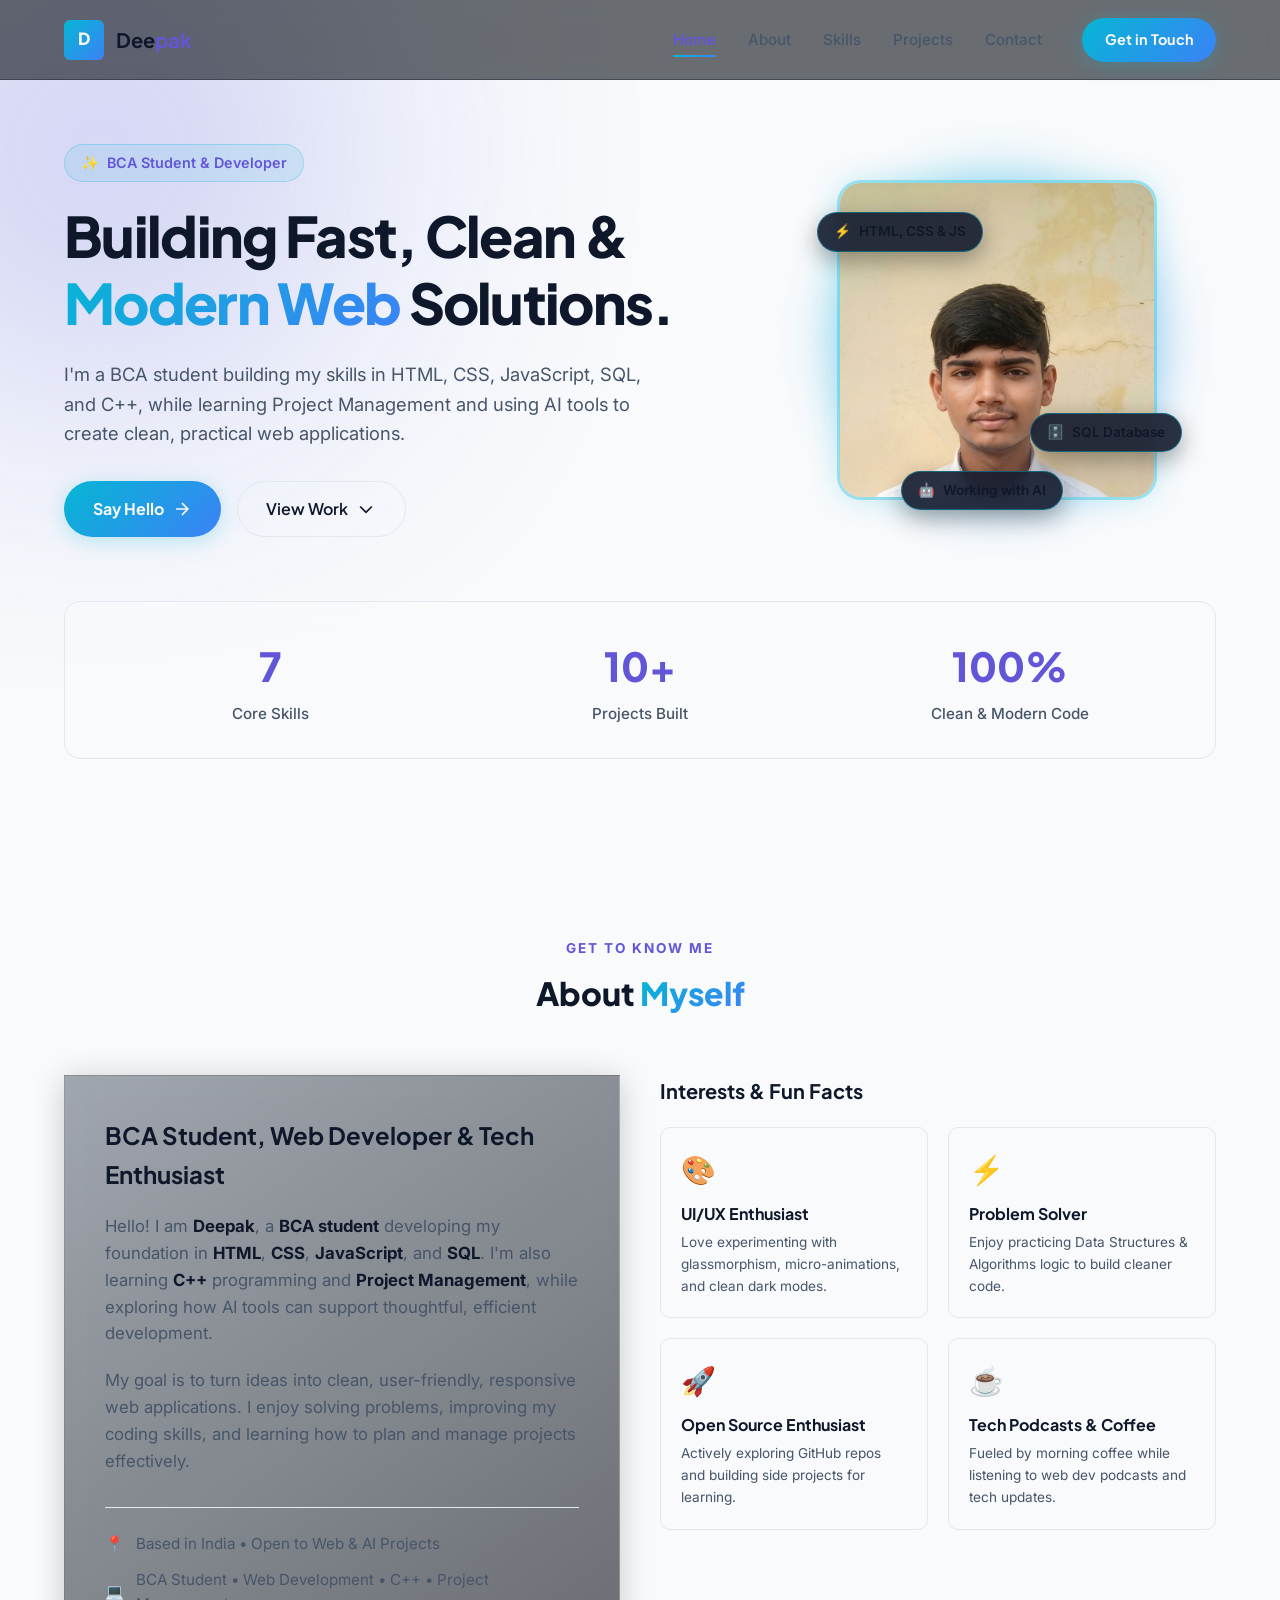
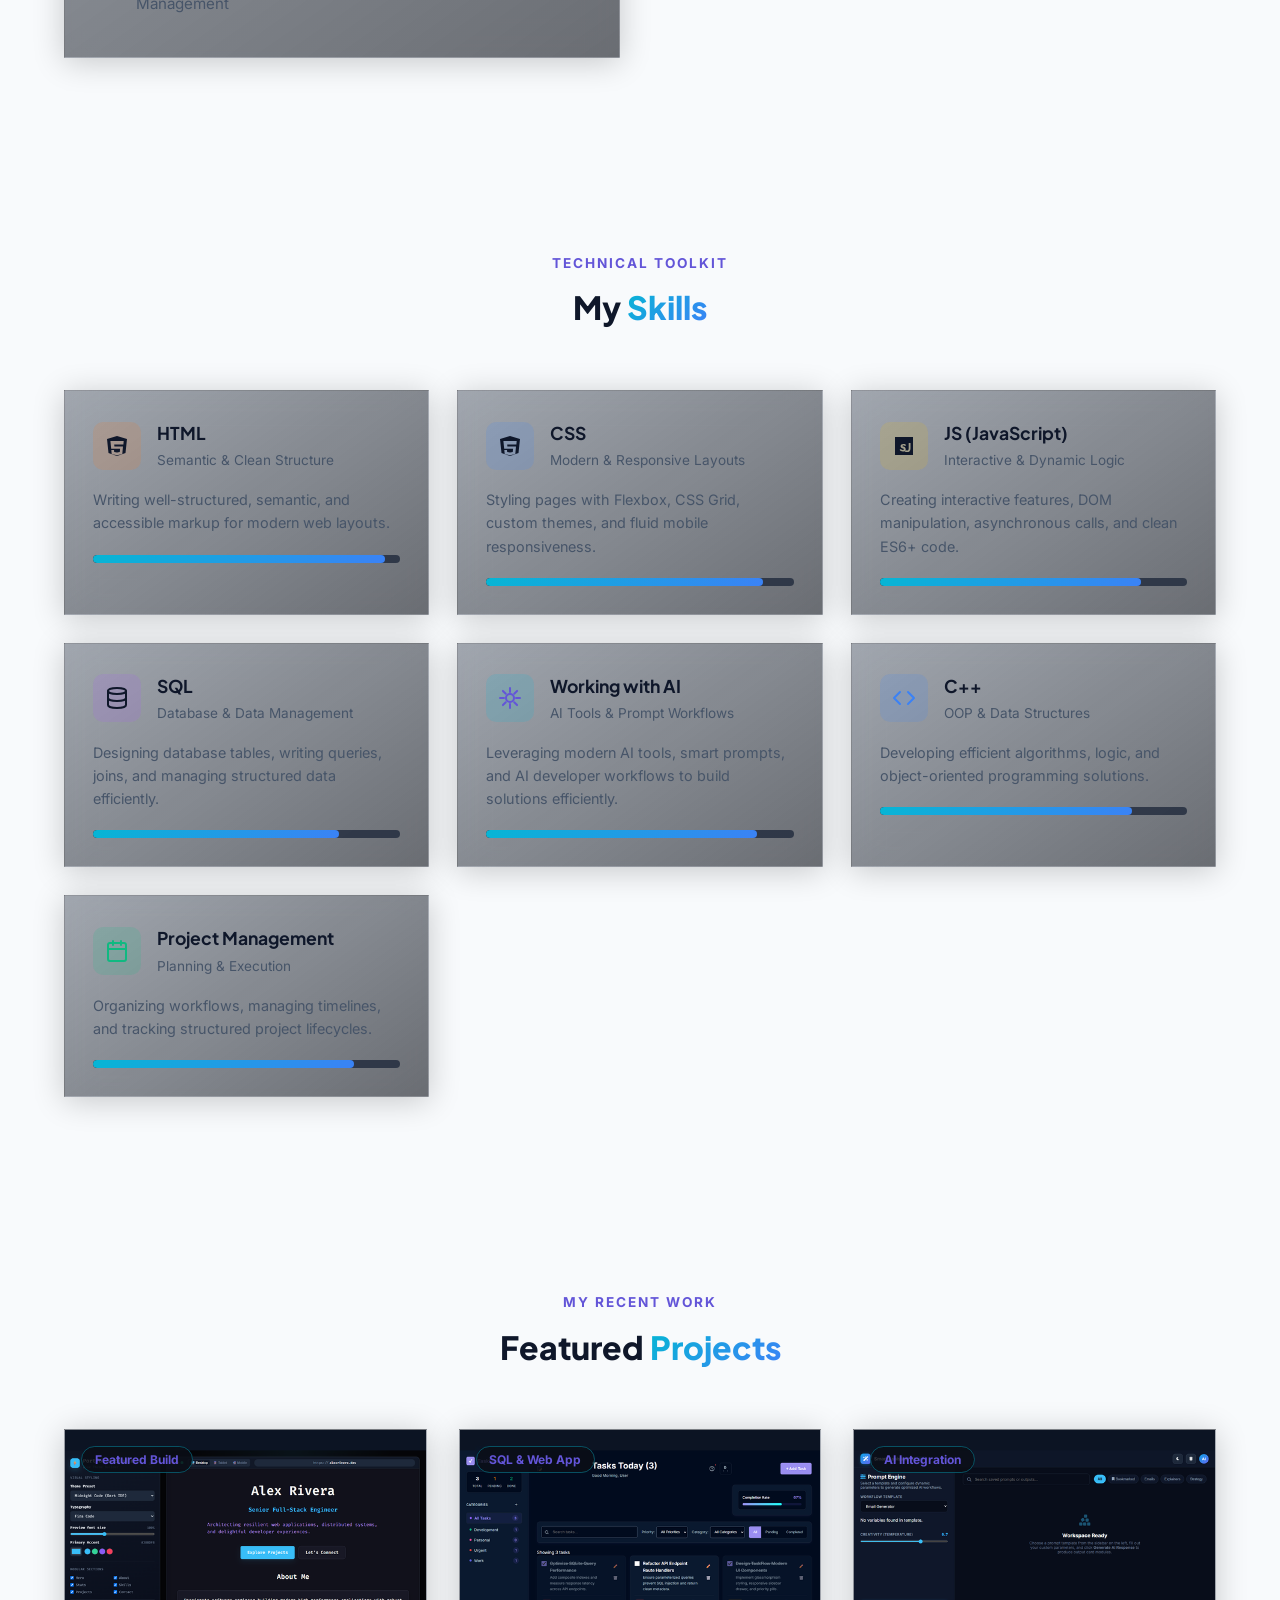
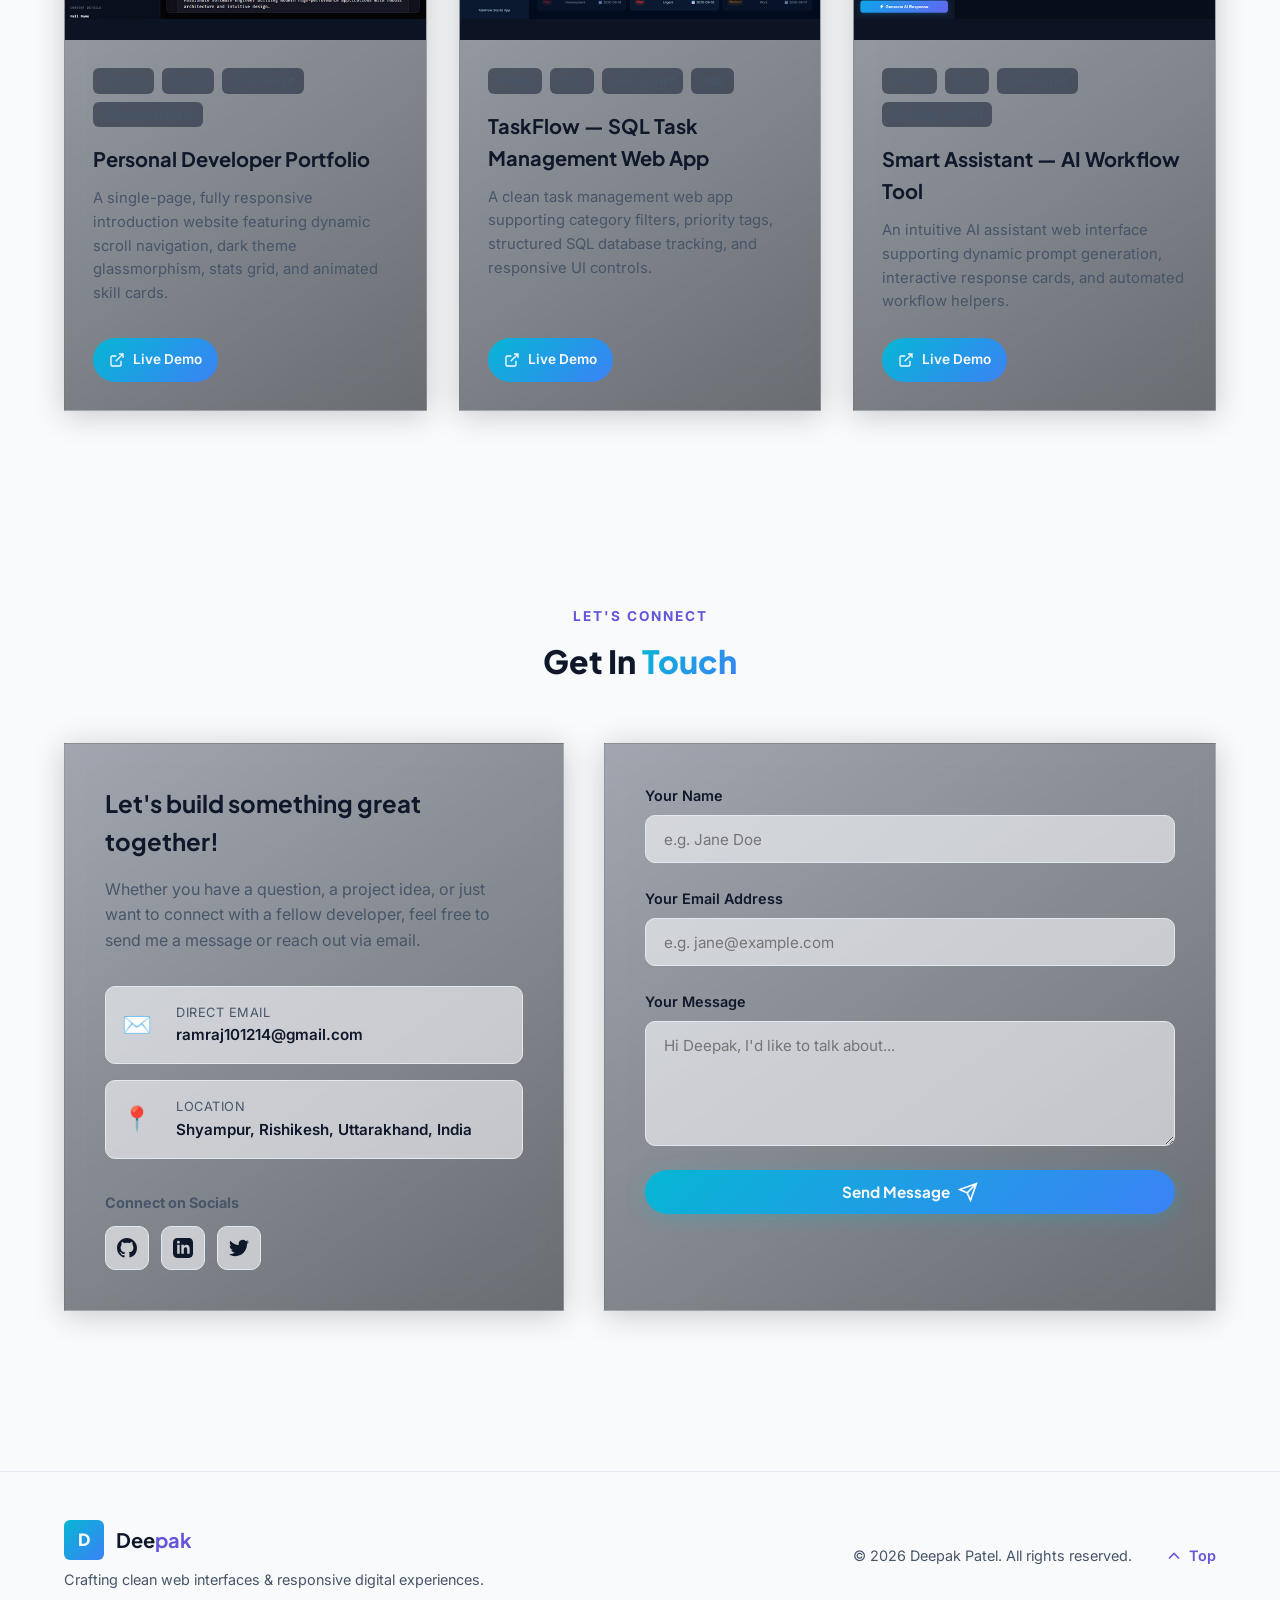
<file: index.html>
<!DOCTYPE html>
<html lang="en" data-theme="dark">

<head>
  <meta charset="UTF-8" />
  <meta name="viewport" content="width=device-width, initial-scale=1.0, maximum-scale=5.0" />
  <meta name="theme-color" content="#0b0f17" />
  <meta name="apple-mobile-web-app-capable" content="yes" />
  <meta name="apple-mobile-web-app-status-bar-style" content="black-translucent" />
  <title>Deepak Patel | BCA Student, Web Developer & Tech Enthusiast</title>
  <meta name="description"
    content="Personal portfolio of Deepak Patel, a BCA student and web developer learning HTML, CSS, JavaScript, SQL, C++, and Project Management." />

  <!-- Google Fonts: Plus Jakarta Sans for Headings & Inter for Body -->
  <link rel="preconnect" href="https://fonts.googleapis.com" />
  <link rel="preconnect" href="https://fonts.gstatic.com" crossorigin />
  <link
    href="https://fonts.googleapis.com/css2?family=Inter:wght@300;400;500;600;700&family=Plus+Jakarta+Sans:wght@500;600;700;800&display=swap"
    rel="stylesheet" />

  <!-- Canonical -->
  <link rel="canonical" href="https://ramraj101214-ui.github.io/introduction-website/" />

  <!-- Open Graph -->
  <meta property="og:type" content="website" />
  <meta property="og:title" content="Deepak Patel | BCA Student, Web Developer & Tech Enthusiast" />
  <meta property="og:description"
    content="Personal portfolio of Deepak Patel, a BCA student and web developer learning HTML, CSS, JavaScript, SQL, C++, and Project Management." />
  <meta property="og:image" content="https://ramraj101214-ui.github.io/introduction-website/assets/hero-avatar.png" />
  <meta property="og:url" content="https://ramraj101214-ui.github.io/introduction-website/" />

  <!-- Twitter Card -->
  <meta name="twitter:card" content="summary_large_image" />
  <meta name="twitter:title" content="Deepak Patel | BCA Student, Web Developer & Tech Enthusiast" />
  <meta name="twitter:description"
    content="Personal portfolio of Deepak Patel, a BCA student and web developer learning HTML, CSS, JavaScript, SQL, C++, and Project Management." />
  <meta name="twitter:image" content="https://ramraj101214-ui.github.io/introduction-website/assets/hero-avatar.png" />
  <meta name="twitter:site" content="@Deepak28574734" />
  <meta name="twitter:creator" content="@Deepak28574734" />

  <!-- Structured Data: Person -->
  <script type="application/ld+json">
  {
    "@context": "https://schema.org",
    "@type": "Person",
    "name": "Deepak Patel",
    "jobTitle": "BCA Student & Web Developer",
    "url": "https://ramraj101214-ui.github.io/introduction-website/",
    "sameAs": [
      "https://github.com/ramraj101214-ui",
      "https://www.linkedin.com/in/deepak-patel-a9b504320/",
      "https://x.com/Deepak28574734"
    ],
    "knowsAbout": ["Bachelor of Computer Applications (BCA)", "HTML", "CSS", "JavaScript", "SQL", "C++", "Project Management", "AI-assisted development"]
  }
  </script>

  <!-- Favicon -->
  <link rel="icon" type="image/svg+xml"
    href="data:image/svg+xml,<svg xmlns='http://www.w3.org/2000/svg' viewBox='0 0 100 100'><rect width='100' height='100' rx='20' fill='%2306b6d4'/><text x='50' y='65' font-size='60' font-weight='800' fill='%230b0f17' text-anchor='middle' font-family='sans-serif'>D</text></svg>" />

  <!-- External Stylesheet -->
  <link rel="stylesheet" href="style.css" />
</head>

<body>

  <!-- Background Glowing Orbs -->
  <div class="bg-glow glow-1" aria-hidden="true"></div>
  <div class="bg-glow glow-2" aria-hidden="true"></div>

  <!-- Section 1 — Navigation Bar -->
  <header class="navbar-header" id="navbar">
    <div class="container nav-container">
      <!-- Left: Logo Mark + Name -->
      <a href="#hero" class="nav-logo" aria-label="Deepak Home">
        <span class="logo-badge">D</span>
        <span class="logo-name">Dee<span class="text-accent">pak</span></span>
      </a>

      <!-- Center & Right Nav Links -->
      <nav class="nav-menu" id="navMenu">
        <ul class="nav-list">
          <li class="nav-item"><a href="#hero" class="nav-link active">Home</a></li>
          <li class="nav-item"><a href="#about" class="nav-link">About</a></li>
          <li class="nav-item"><a href="#skills" class="nav-link">Skills</a></li>
          <li class="nav-item"><a href="#projects" class="nav-link">Projects</a></li>
          <li class="nav-item"><a href="#contact" class="nav-link">Contact</a></li>
        </ul>
        <a href="#contact" class="btn btn-primary nav-cta">Get in Touch</a>
      </nav>

      <!-- Mobile Hamburger Button -->
      <button class="hamburger-btn" id="hamburgerBtn" aria-label="Toggle navigation menu" aria-expanded="false"
        aria-controls="navMenu">
        <span class="bar"></span>
        <span class="bar"></span>
        <span class="bar"></span>
      </button>
    </div>
  </header>

  <!-- Navigation Mobile Backdrop Overlay -->
  <div class="nav-overlay" id="navOverlay" aria-hidden="true"></div>

  <main>
    <!-- Section 2 — Hero Section -->
    <section class="hero-section" id="hero">
      <div class="container hero-container">
        <!-- Left Column: Content & CTAs -->
        <div class="hero-content">
          <div class="hero-eyebrow">
            <span class="sparkle-icon">✨</span> BCA Student & Developer
          </div>
          <h1 class="hero-title">
            Building Fast, Clean & <span class="gradient-text">Modern Web</span> Solutions.
          </h1>
          <p class="hero-description">
            I'm a BCA student building my skills in HTML, CSS, JavaScript, SQL, and C++, while learning Project
            Management and using AI tools to create clean, practical web applications.
          </p>
          <div class="hero-actions">
            <a href="#contact" class="btn btn-primary btn-lg">
              Say Hello
              <svg class="btn-icon" width="20" height="20" viewBox="0 0 24 24" fill="none" stroke="currentColor"
                stroke-width="2">
                <path d="M5 12h14M12 5l7 7-7 7" />
              </svg>
            </a>
            <a href="#projects" class="btn btn-outline btn-lg">
              View Work
              <svg class="btn-icon" width="20" height="20" viewBox="0 0 24 24" fill="none" stroke="currentColor"
                stroke-width="2">
                <path d="M19 9l-7 7-7-7" />
              </svg>
            </a>
          </div>
        </div>

        <!-- Right Column: Avatar Photo & Visual Float Cards -->
        <div class="hero-visual">
          <div class="avatar-frame">
            <img src="assets/hero-avatar.png" alt="Deepak Avatar" class="avatar-img" loading="lazy" decoding="async" />
            <div class="avatar-glow"></div>

            <!-- Floating Tech Badges -->
            <div class="float-badge badge-js">
              <span class="badge-icon">⚡</span>
              <span>HTML, CSS & JS</span>
            </div>
            <div class="float-badge badge-css">
              <span class="badge-icon">🗄️</span>
              <span>SQL Database</span>
            </div>
            <div class="float-badge badge-bca">
              <span class="badge-icon">🤖</span>
              <span>Working with AI</span>
            </div>
          </div>
        </div>
      </div>

      <!-- Hero Stats Row (Below Both Columns) -->
      <div class="container">
        <div class="stats-grid">
          <div class="stat-card">
            <div class="stat-number" data-target="7" data-suffix="">0</div>
            <div class="stat-label">Core Skills</div>
          </div>
          <div class="stat-card">
            <div class="stat-number" data-target="10" data-suffix="+">0</div>
            <div class="stat-label">Projects Built</div>
          </div>
          <div class="stat-card">
            <div class="stat-number" data-target="100" data-suffix="%">0</div>
            <div class="stat-label">Clean & Modern Code</div>
          </div>
        </div>
      </div>
    </section>

    <!-- Section 3 — About Section -->
    <section class="about-section section-padding" id="about">
      <div class="container">
        <div class="section-header">
          <span class="section-subtitle">Get to Know Me</span>
          <h2 class="section-title">About <span class="gradient-text">Myself</span></h2>
        </div>

        <div class="about-grid">
          <!-- Left: Main Bio Card -->
          <div class="about-bio-card glass-card">
            <h3 class="about-heading">BCA Student, Web Developer & Tech Enthusiast</h3>
            <p class="about-text">
              Hello! I am <strong>Deepak</strong>, a <strong>BCA student</strong> developing my foundation in
              <strong>HTML</strong>, <strong>CSS</strong>, <strong>JavaScript</strong>, and <strong>SQL</strong>. I'm also
              learning <strong>C++</strong> programming and <strong>Project Management</strong>, while exploring how AI
              tools can support thoughtful, efficient development.
            </p>
            <p class="about-text">
              My goal is to turn ideas into clean, user-friendly, responsive web applications. I enjoy solving problems,
              improving my coding skills, and learning how to plan and manage projects effectively.
            </p>

            <div class="about-meta">
              <div class="meta-item">
                <span class="meta-icon">📍</span>
                <span>Based in India • Open to Web & AI Projects</span>
              </div>
              <div class="meta-item">
                <span class="meta-icon">💻</span>
                <span>BCA Student • Web Development • C++ • Project Management</span>
              </div>
            </div>
          </div>

          <!-- Right: Personality & Fun Facts Grid -->
          <div class="about-facts-container">
            <h3 class="subheading">Interests & Fun Facts</h3>
            <div class="facts-grid">
              <div class="fact-card">
                <div class="fact-icon">🎨</div>
                <div class="fact-title">UI/UX Enthusiast</div>
                <div class="fact-desc">Love experimenting with glassmorphism, micro-animations, and clean dark modes.
                </div>
              </div>
              <div class="fact-card">
                <div class="fact-icon">⚡</div>
                <div class="fact-title">Problem Solver</div>
                <div class="fact-desc">Enjoy practicing Data Structures & Algorithms logic to build cleaner code.</div>
              </div>
              <div class="fact-card">
                <div class="fact-icon">🚀</div>
                <div class="fact-title">Open Source Enthusiast</div>
                <div class="fact-desc">Actively exploring GitHub repos and building side projects for learning.</div>
              </div>
              <div class="fact-card">
                <div class="fact-icon">☕</div>
                <div class="fact-title">Tech Podcasts & Coffee</div>
                <div class="fact-desc">Fueled by morning coffee while listening to web dev podcasts and tech updates.
                </div>
              </div>
            </div>
          </div>
        </div>
      </div>
    </section>

    <!-- Section 4 — Skills Section -->
    <section class="skills-section section-padding" id="skills">
      <div class="container">
        <div class="section-header">
          <span class="section-subtitle">Technical Toolkit</span>
          <h2 class="section-title">My <span class="gradient-text">Skills</span></h2>
        </div>

        <div class="skills-grid">
          <!-- Skill Card 1: HTML -->
          <div class="skill-card glass-card">
            <div class="skill-head">
              <div class="skill-icon-wrapper html-icon">
                <svg width="24" height="24" viewBox="0 0 24 24" fill="currentColor">
                  <path
                    d="M12 2L2 5l1.5 14L12 22l8.5-3L22 5L12 2zm6.7 5l-.3 3.5H9.2l.2 2H18l-.7 7.5L12 21.2l-5.3-1.2-.4-4H9l.2 2 2.8.6 2.8-.6.3-3.3H6.2L5.4 7h13.3z" />
                </svg>
              </div>
              <div class="skill-info">
                <h3 class="skill-name">HTML</h3>
                <span class="skill-level">Semantic & Clean Structure</span>
              </div>
            </div>
            <p class="skill-desc">Writing well-structured, semantic, and accessible markup for modern web layouts.</p>
            <div class="progress-bar-bg">
              <div class="progress-bar-fill" data-progress="95%" style="width: 0%;"></div>
            </div>
          </div>

          <!-- Skill Card 2: CSS -->
          <div class="skill-card glass-card">
            <div class="skill-head">
              <div class="skill-icon-wrapper css-icon">
                <svg width="24" height="24" viewBox="0 0 24 24" fill="currentColor">
                  <path
                    d="M12 2L2 5l1.5 14L12 22l8.5-3L22 5L12 2zm6.7 5l-.3 3.5H9.2l.2 2H18l-.7 7.5L12 21.2l-5.3-1.2-.4-4H9l.2 2 2.8.6 2.8-.6.3-3.3H6.2L5.4 7h13.3z" />
                </svg>
              </div>
              <div class="skill-info">
                <h3 class="skill-name">CSS</h3>
                <span class="skill-level">Modern & Responsive Layouts</span>
              </div>
            </div>
            <p class="skill-desc">Styling pages with Flexbox, CSS Grid, custom themes, and fluid mobile responsiveness.
            </p>
            <div class="progress-bar-bg">
              <div class="progress-bar-fill" data-progress="90%" style="width: 0%;"></div>
            </div>
          </div>

          <!-- Skill Card 3: JS -->
          <div class="skill-card glass-card">
            <div class="skill-head">
              <div class="skill-icon-wrapper js-icon">
                <svg width="24" height="24" viewBox="0 0 24 24" fill="currentColor">
                  <path
                    d="M3 3h18v18H3V3zm10.5 11.5c0-.8-.5-1.3-1.6-1.7l-.6-.2c-.6-.2-.8-.4-.8-.7 0-.4.3-.6.9-.6.7 0 1.2.3 1.5.8l1.3-.9c-.5-.8-1.4-1.3-2.8-1.3-1.7 0-2.8.9-2.8 2.3 0 1.1.7 1.7 1.8 2.1l.6.2c.7.2.9.5.9.8 0 .5-.5.7-1.1.7-.9 0-1.5-.4-1.9-1.1l-1.3.9c.6 1.1 1.7 1.7 3.2 1.7 1.9 0 3-1 3-2.6zm5 0V9h-1.8v5.6c0 1.4-.7 2-1.9 2-.5 0-1.1-.2-1.4-.5l-.6 1.3c.6.5 1.4.7 2.3.7 2.2 0 3.4-1.1 3.4-3.6z" />
                </svg>
              </div>
              <div class="skill-info">
                <h3 class="skill-name">JS (JavaScript)</h3>
                <span class="skill-level">Interactive & Dynamic Logic</span>
              </div>
            </div>
            <p class="skill-desc">Creating interactive features, DOM manipulation, asynchronous calls, and clean ES6+
              code.</p>
            <div class="progress-bar-bg">
              <div class="progress-bar-fill" data-progress="85%" style="width: 0%;"></div>
            </div>
          </div>

          <!-- Skill Card 4: SQL -->
          <div class="skill-card glass-card">
            <div class="skill-head">
              <div class="skill-icon-wrapper sql-icon">
                <svg width="24" height="24" viewBox="0 0 24 24" fill="none" stroke="currentColor" stroke-width="2"
                  stroke-linecap="round" stroke-linejoin="round">
                  <ellipse cx="12" cy="5" rx="9" ry="3"></ellipse>
                  <path d="M21 12c0 1.66-4 3-9 3s-9-1.34-9-3"></path>
                  <path d="M3 5v14c0 1.66 4 3 9 3s9-1.34 9-3V5"></path>
                </svg>
              </div>
              <div class="skill-info">
                <h3 class="skill-name">SQL</h3>
                <span class="skill-level">Database & Data Management</span>
              </div>
            </div>
            <p class="skill-desc">Designing database tables, writing queries, joins, and managing structured data
              efficiently.</p>
            <div class="progress-bar-bg">
              <div class="progress-bar-fill" data-progress="80%" style="width: 0%;"></div>
            </div>
          </div>

          <!-- Skill Card 5: Working with AI -->
          <div class="skill-card glass-card">
            <div class="skill-head">
              <div class="skill-icon-wrapper ai-icon" aria-hidden="true">
                <svg width="24" height="24" viewBox="0 0 24 24" fill="none" stroke="currentColor" stroke-width="2"
                  stroke-linecap="round" stroke-linejoin="round">
                  <path d="M12 2v4M12 18v4M4.93 4.93l2.83 2.83M16.24 16.24l2.83 2.83M2 12h4M18 12h4M4.93 19.07l2.83-2.83M16.24 7.76l2.83-2.83"></path>
                  <circle cx="12" cy="12" r="4"></circle>
                </svg>
              </div>
              <div class="skill-info">
                <h3 class="skill-name">Working with AI</h3>
                <span class="skill-level">AI Tools &amp; Prompt Workflows</span>
              </div>
            </div>
            <p class="skill-desc">Leveraging modern AI tools, smart prompts, and AI developer workflows to build solutions efficiently.</p>
            <div class="progress-bar-bg" role="progressbar" aria-label="Working with AI skill level" aria-valuemin="0" aria-valuemax="100" aria-valuenow="88">
              <div class="progress-bar-fill" data-progress="88%" style="width: 0%;"></div>
            </div>
          </div>

          <!-- Skill Card 6: C++ -->
          <div class="skill-card glass-card">
            <div class="skill-head">
              <div class="skill-icon-wrapper cpp-icon" aria-hidden="true">
                <svg width="24" height="24" viewBox="0 0 24 24" fill="none" stroke="currentColor" stroke-width="2" stroke-linecap="round" stroke-linejoin="round">
                  <polyline points="16 18 22 12 16 6"></polyline>
                  <polyline points="8 6 2 12 8 18"></polyline>
                </svg>
              </div>
              <div class="skill-info">
                <h3 class="skill-name">C++</h3>
                <span class="skill-level">OOP &amp; Data Structures</span>
              </div>
            </div>
            <p class="skill-desc">Developing efficient algorithms, logic, and object-oriented programming solutions.</p>
            <div class="progress-bar-bg" role="progressbar" aria-label="C++ skill level" aria-valuemin="0" aria-valuemax="100" aria-valuenow="82">
              <div class="progress-bar-fill" data-progress="82%" style="width: 0%;"></div>
            </div>
          </div>

          <!-- Skill Card 7: Project Management -->
          <div class="skill-card glass-card">
            <div class="skill-head">
              <div class="skill-icon-wrapper pm-icon" aria-hidden="true">
                <svg width="24" height="24" viewBox="0 0 24 24" fill="none" stroke="currentColor" stroke-width="2" stroke-linecap="round" stroke-linejoin="round">
                  <rect x="3" y="4" width="18" height="18" rx="2" ry="2"></rect>
                  <line x1="16" y1="2" x2="16" y2="6"></line>
                  <line x1="8" y1="2" x2="8" y2="6"></line>
                  <line x1="3" y1="10" x2="21" y2="10"></line>
                </svg>
              </div>
              <div class="skill-info">
                <h3 class="skill-name">Project Management</h3>
                <span class="skill-level">Planning &amp; Execution</span>
              </div>
            </div>
            <p class="skill-desc">Organizing workflows, managing timelines, and tracking structured project lifecycles.</p>
            <div class="progress-bar-bg" role="progressbar" aria-label="Project Management skill level" aria-valuemin="0" aria-valuemax="100" aria-valuenow="85">
              <div class="progress-bar-fill" data-progress="85%" style="width: 0%;"></div>
            </div>
          </div>
        </div>
      </div>
    </section>

    <!-- Section 5 — Projects Section -->
    <section class="projects-section section-padding" id="projects">
      <div class="container">
        <div class="section-header">
          <span class="section-subtitle">My Recent Work</span>
          <h2 class="section-title">Featured <span class="gradient-text">Projects</span></h2>
        </div>

        <div class="projects-grid">
          <!-- Project Card 1: Personal Portfolio Website -->
          <article class="project-card glass-card">
            <div class="project-img-wrapper">
              <img src="assets/Personal Developer Portfolio.png" alt=" Portfolio Website" class="project-img" loading="lazy" decoding="async" />
              <div class="project-overlay">
                <span class="overlay-tag">Featured Build</span>
              </div>
            </div>
            <div class="project-content">
              <div class="project-tags">
                <span class="tech-tag">HTML5</span>
                <span class="tech-tag">CSS3</span>
                <span class="tech-tag">JavaScript</span>
                <span class="tech-tag">Glassmorphism</span>
              </div>
              <h3 class="project-title">Personal Developer Portfolio</h3>
              <p class="project-description">
                A single-page, fully responsive introduction website featuring dynamic scroll navigation, dark theme
                glassmorphism, stats grid, and animated skill cards.
              </p>
              <div class="project-links">
                <a href="https://astonishing-scone-81836d.netlify.app/" target="_blank" rel="noopener noreferrer"
                  class="project-btn primary-project-btn" aria-label="Open Personal Developer Portfolio live demo in a new tab">
                  <svg width="16" height="16" viewBox="0 0 24 24" fill="none" stroke="currentColor" stroke-width="2" aria-hidden="true">
                    <path d="M18 13v6a2 2 0 01-2 2H5a2 2 0 01-2-2V8a2 2 0 012-2h6M15 3h6v6M10 14L21 3" />
                  </svg>
                  Live Demo
                </a>
              </div>
            </div>
          </article>

          <!-- Project Card 2: Smart Task & SQL Manager -->
          <article class="project-card glass-card">
            <div class="project-img-wrapper">
              <img src="assets/TaskFlow — SQL Task Management Web App.png" alt=" Task Manager " class="project-img" loading="lazy" decoding="async" />
              <div class="project-overlay">
                <span class="overlay-tag">SQL & Web App</span>
              </div>
            </div>
            <div class="project-content">
              <div class="project-tags">
                <span class="tech-tag">HTML</span>
                <span class="tech-tag">CSS</span>
                <span class="tech-tag">JavaScript</span>
                <span class="tech-tag">SQL</span>
              </div>
              <h3 class="project-title">TaskFlow — SQL Task Management Web App</h3>
              <p class="project-description">
                A clean task management web app supporting category filters, priority tags, structured SQL database
                tracking, and responsive UI controls.
              </p>
              <div class="project-links">
                <a href="https://taskflow-app-ado4.onrender.com/" target="_blank" rel="noopener noreferrer"
                  class="project-btn primary-project-btn" aria-label="Open TaskFlow live demo in a new tab">
                  <svg width="16" height="16" viewBox="0 0 24 24" fill="none" stroke="currentColor" stroke-width="2" aria-hidden="true">
                    <path d="M18 13v6a2 2 0 01-2 2H5a2 2 0 01-2-2V8a2 2 0 012-2h6M15 3h6v6M10 14L21 3" />
                  </svg>
                  Live Demo
                </a>
              </div>
            </div>
          </article>

          <!-- Project Card 3: AI-Powered Smart Assistant -->
          <article class="project-card glass-card">
            <div class="project-img-wrapper">
              <img src="assets/Smart Assistant — AI Workflow Tool.png" alt="AI Smart Assistant " class="project-img" loading="lazy" decoding="async" />
              <div class="project-overlay">
                <span class="overlay-tag">AI Integration</span>
              </div>
            </div>
            <div class="project-content">
              <div class="project-tags">
                <span class="tech-tag">HTML</span>
                <span class="tech-tag">CSS</span>
                <span class="tech-tag">JavaScript</span>
                <span class="tech-tag">Working with AI</span>
              </div>
              <h3 class="project-title">Smart Assistant — AI Workflow Tool</h3>
              <p class="project-description">
                An intuitive AI assistant web interface supporting dynamic prompt generation, interactive response
                cards, and automated workflow helpers.
              </p>
              <div class="project-links">
                <a href="https://ai-prompt-workflow.onrender.com/" target="_blank" rel="noopener noreferrer"
                  class="project-btn primary-project-btn" aria-label="Open Smart Assistant live demo in a new tab">
                  <svg width="16" height="16" viewBox="0 0 24 24" fill="none" stroke="currentColor" stroke-width="2" aria-hidden="true">
                    <path d="M18 13v6a2 2 0 01-2 2H5a2 2 0 01-2-2V8a2 2 0 012-2h6M15 3h6v6M10 14L21 3" />
                  </svg>
                  Live Demo
                </a>
              </div>
            </div>
          </article>
        </div>
      </div>
    </section>

    <!-- Section 6 — Contact Section -->
    <section class="contact-section section-padding" id="contact">
      <div class="container">
        <div class="section-header">
          <span class="section-subtitle">Let's Connect</span>
          <h2 class="section-title">Get In <span class="gradient-text">Touch</span></h2>
        </div>

        <div class="contact-grid">
          <!-- Left: Contact Details & Social Links -->
          <div class="contact-info glass-card">
            <h3 class="contact-heading">Let's build something great together!</h3>
            <p class="contact-text">
              Whether you have a question, a project idea, or just want to connect with a fellow developer, feel free to
              send me a message or reach out via email.
            </p>

            <div class="contact-methods">
              <a href="mailto:ramraj101214@gmail.com" class="contact-method-card">
                <div class="method-icon">✉️</div>
                <div class="method-details">
                  <span class="method-label">Direct Email</span>
                  <span class="method-value">ramraj101214@gmail.com</span>
                </div>
              </a>

              <div class="contact-method-card">
                <div class="method-icon">📍</div>
                <div class="method-details">
                  <span class="method-label">Location</span>
                  <span class="method-value">Shyampur, Rishikesh, Uttarakhand, India</span>
                </div>
              </div>
            </div>

            <!-- Social Links -->
            <div class="social-block">
              <h4 class="social-title">Connect on Socials</h4>
              <div class="social-links">
                <a href="https://github.com/ramraj101214-ui" target="_blank" rel="noopener noreferrer" class="social-btn"
                  aria-label="GitHub Profile">
                  <svg width="20" height="20" viewBox="0 0 24 24" fill="currentColor">
                    <path
                      d="M12 0C5.37 0 0 5.37 0 12c0 5.31 3.435 9.795 8.205 11.385.6.105.825-.255.825-.57 0-.285-.015-1.23-.015-2.235-3.015.555-3.795-.735-4.035-1.41-.135-.345-.72-1.41-1.23-1.695-.42-.225-1.02-.78-.015-.795.945-.015 1.62.87 1.845 1.23 1.08 1.815 2.805 1.305 3.495.99.105-.78.42-1.305.765-1.605-2.67-.3-5.46-1.335-5.46-5.925 0-1.305.465-2.385 1.23-3.225-.12-.3-.54-1.53.12-3.18 0 0 1.005-.315 3.3 1.23.96-.27 1.98-.405 3-.405s2.04.135 3 .405c2.295-1.56 3.3-1.23 3.3-1.23.66 1.65.24 2.88.12 3.18.765.84 1.23 1.905 1.23 3.225 0 4.605-2.805 5.625-5.475 5.925.435.375.81 1.095.81 2.22 0 1.605-.015 2.895-.015 3.3 0 .315.225.69.825.57A12.02 12.02 0 0024 12c0-6.63-5.37-12-12-12z" />
                  </svg>
                </a>
                <a href="https://www.linkedin.com/in/deepak-patel-a9b504320/" target="_blank" rel="noopener noreferrer" class="social-btn"
                  aria-label="LinkedIn Profile">
                  <svg width="20" height="20" viewBox="0 0 24 24" fill="currentColor">
                    <path
                      d="M19 0h-14c-2.761 0-5 2.239-5 5v14c0 2.761 2.239 5 5 5h14c2.762 0 5-2.239 5-5v-14c0-2.761-2.238-5-5-5zm-11 19h-3v-11h3v11zm-1.5-12.268c-.966 0-1.75-.79-1.75-1.764s.784-1.764 1.75-1.764 1.75.79 1.75 1.764-.783 1.764-1.75 1.764zm13.5 12.268h-3v-5.604c0-3.368-4-3.113-4 0v5.604h-3v-11h3v1.765c1.396-2.586 7-2.777 7 2.476v6.759z" />
                  </svg>
                </a>
                <a href="https://x.com/Deepak28574734" target="_blank" rel="noopener noreferrer" class="social-btn"
                  aria-label="Twitter Profile">
                  <svg width="20" height="20" viewBox="0 0 24 24" fill="currentColor">
                    <path
                      d="M23.953 4.57a10 10 0 01-2.825.775 4.958 4.958 0 002.163-2.723c-.951.555-2.005.959-3.127 1.184a4.92 4.92 0 00-8.384 4.482C7.69 8.095 4.067 6.13 1.64 3.162a4.822 4.822 0 00-.666 2.475c0 1.71.87 3.213 2.188 4.096a4.904 4.904 0 01-2.228-.616v.06a4.923 4.923 0 003.946 4.827 4.996 4.996 0 01-2.212.085 4.936 4.936 0 004.604 3.417 9.867 9.867 0 01-6.102 2.105c-.39 0-.779-.023-1.17-.067a13.995 13.995 0 007.557 2.209c9.053 0 13.998-7.496 13.998-13.985 0-.21 0-.42-.015-.63A9.936 9.936 0 0024 4.59z" />
                  </svg>
                </a>
              </div>
            </div>
          </div>

          <!-- Right: Interactive Validated Contact Form -->
          <div class="contact-form-container glass-card">
            <form id="contactForm" class="contact-form" action="https://formspree.io/f/meaazqjg" method="POST" novalidate>
              <div class="form-group">
                <label for="name" class="form-label">Your Name</label>
                <input type="text" id="name" name="name" class="form-input" placeholder="e.g. Jane Doe" required
                  aria-describedby="nameError" aria-invalid="false" />
                <span class="error-message" id="nameError" role="alert">Please enter your name.</span>
              </div>

              <div class="form-group">
                <label for="email" class="form-label">Your Email Address</label>
                <input type="email" id="email" name="email" class="form-input" placeholder="e.g. jane@example.com"
                  required aria-describedby="emailError" aria-invalid="false" />
                <span class="error-message" id="emailError" role="alert">Please enter a valid email address.</span>
              </div>

              <div class="form-group">
                <label for="message" class="form-label">Your Message</label>
                <textarea id="message" name="message" class="form-textarea" rows="5"
                  placeholder="Hi Deepak, I'd like to talk about..." required aria-describedby="messageError"
                  aria-invalid="false"></textarea>
                <span class="error-message" id="messageError" role="alert">Please enter your message (at least 10
                  characters).</span>
              </div>

              <button type="submit" class="btn btn-primary btn-block" id="submitBtn">
                <span>Send Message</span>
                <svg class="btn-icon" width="20" height="20" viewBox="0 0 24 24" fill="none" stroke="currentColor"
                  stroke-width="2">
                  <path d="M22 2L11 13M22 2l-7 20-4-9-9-4 20-7z" />
                </svg>
              </button>

              <!-- Dynamic Success Alert Toast -->
              <div id="formSuccessToast" class="form-toast success-toast" hidden role="status">
                <span class="toast-icon">✅</span>
                <span>Thank you! Your message has been sent successfully. I'll get back to you soon.</span>
              </div>
            </form>
          </div>
        </div>
      </div>
    </section>
  </main>

  <!-- Footer -->
  <footer class="footer">
    <div class="container footer-container">
      <div class="footer-left">
        <a href="#hero" class="nav-logo footer-logo">
          <span class="logo-badge">D</span>
          <span class="logo-name">Dee<span class="text-accent">pak</span></span>
        </a>
        <p class="footer-tagline">Crafting clean web interfaces & responsive digital experiences.</p>
      </div>

      <div class="footer-right">
        <p class="copyright">&copy; <span id="currentYear"></span> Deepak Patel. All rights reserved.</p>
        <a href="#hero" class="back-to-top" id="backToTopBtn" aria-label="Back to top">
          <svg width="20" height="20" viewBox="0 0 24 24" fill="none" stroke="currentColor" stroke-width="2">
            <path d="M18 15l-6-6-6 6" />
          </svg>
          Top
        </a>
      </div>
    </div>
  </footer>

  <!-- External JavaScript -->
  <script defer src="script.js"></script>
</body>

</html>
</file>
<file: style.css>
/* ==========================================================================
   Modern Developer Portfolio Design System & Stylesheet
   Guideline Compliance: WCAG 2.1 AA Accessibility
   Color Palette: Deep Slate, Electric Cyan, Glass Navy (Light + Dark modes)
   Typography: Plus Jakarta Sans (Headings, fluid) + Inter (Body, 1.6 line-height)
   Spacing Scale: 4px base (xs, sm, md, lg, xl, 2xl)
   Focus States: 2px outline with 2px offset on all interactive elements
   ========================================================================== */

/* --------------------------------------------------------------------------
   1. CSS Custom Properties / Design Tokens (Semantic - no raw hex in components)
     Supports light mode, dark mode, and auto-detection via prefers-color-scheme
   -------------------------------------------------------------------------- */

/* Light Mode (explicit data-theme="light") */
html[data-theme="light"] {
  --color-bg-base: #f8fafc;
  --color-surface-card: #ffffff;
  --color-text-primary: #0f172a;
  --color-text-secondary: #475569;
  --color-brand-primary: #6355d8;
  --color-brand-secondary: #0e7490;
  --color-border-subtle: #e2e8f0;
  --color-border-input: #64748b;
  --color-focus-ring: #6355d8;
  --color-bg-card: rgba(248, 250, 252, 0.6);
  --color-bg-card-hover: rgba(226, 232, 240, 0.9);
}

/* Dark Mode (explicit data-theme="dark" or auto via prefers-color-scheme) */
html[data-theme="dark"],
html {
  --color-bg-base: #010b1e;
  --color-surface-card: #0a192f;
  --color-text-primary: #ffffff;
  --color-text-secondary: #b4c6d1;
  --color-brand-primary: #9a8ef0;
  --color-brand-secondary: #1efcf8;
  --color-border-subtle: #1e293b;
  --color-border-input: #64748b;
  --color-focus-ring: #9a8ef0;
  --color-bg-card: rgba(10, 25, 47, 0.6);
  --color-bg-card-hover: rgba(15, 23, 42, 0.9);
}

/* Detect system preference */
@media (prefers-color-scheme: light) {
  html:not([data-theme]) {
    --color-bg-base: #f8fafc;
    --color-surface-card: #ffffff;
    --color-text-primary: #0f172a;
    --color-text-secondary: #475569;
    --color-brand-primary: #6355d8;
    --color-brand-secondary: #0e7490;
    --color-border-subtle: #e2e8f0;
    --color-border-input: #64748b;
    --color-focus-ring: #6355d8;
    --color-bg-card: rgba(248, 250, 252, 0.6);
    --color-bg-card-hover: rgba(226, 232, 240, 0.9);
  }
}

:root {
  /* Semantic color tokens (reference primitives above) */
  --bg-base: var(--color-bg-base);
  --bg-card: var(--color-bg-card);
  --bg-card-hover: var(--color-bg-card-hover);
  --bg-nav: rgba(11, 15, 23, 0.85);

  --brand-primary: var(--color-brand-primary);
  --brand-secondary: var(--color-brand-secondary);
  --accent-primary: var(--brand-primary);
  --accent-hover: var(--color-brand-secondary);
  --accent-glow: rgba(6, 182, 212, 0.25);
  --accent-gradient: linear-gradient(135deg, #06b6d4 0%, #3b82f6 100%);
  --accent-dark: #0891b2;

  --text-primary: var(--color-text-primary);
  --text-secondary: var(--color-text-secondary);
  --text-muted: var(--color-text-secondary);
  --text-main: var(--color-text-primary);
  --text-dark: var(--color-text-secondary);

  --border-input: var(--color-border-input);
  --border-subtle: var(--color-border-subtle);
  --border-color: var(--color-border-subtle);
  --border-highlight: rgba(6, 182, 212, 0.4);
  --focus-ring: var(--color-focus-ring);

  /* Typography (Semantic sizing) */
  --font-heading: 'Plus Jakarta Sans', -apple-system, BlinkMacSystemFont, sans-serif;
  --font-body: 'Inter', -apple-system, BlinkMacSystemFont, sans-serif;
  --font-size-h1: clamp(2rem, 4vw + 1rem, 3.5rem);
  --font-size-h2: clamp(1.25rem, 2vw + 1rem, 2rem);
  --font-size-body: 1rem;
  --font-size-sm: 0.875rem;
  --line-height-tight: 1.2;
  --line-height-normal: 1.6;

  /* Layout & Spacing (4px base scale) */
  --container-max-width: 1200px;
  --nav-height: 80px;
  
  /* Spacing scale: xs (4px), sm (8px), md (16px), lg (24px), xl (32px), 2xl (48px) */
  --space-xs: 4px;
  --space-sm: 8px;
  --space-md: 16px;
  --space-lg: 24px;
  --space-xl: 32px;
  --space-2xl: 48px;

  /* Border radius scale: sm (6px), md (10px), lg (16px) */
  --radius-sm: 6px;
  --radius-md: 10px;
  --radius-lg: 16px;
  --radius-full: 9999px;

  /* Button height (WCAG 2.5.5 minimum 44px) */
  --btn-min-height: 44px;

  /* Shadows & Effects */
  --shadow-sm: 0 4px 12px rgba(0, 0, 0, 0.2);
  --shadow-md: 0 8px 24px rgba(0, 0, 0, 0.35);
  --shadow-glow: 0 0 30px rgba(6, 182, 212, 0.2);
  --transition-fast: 0.2s ease;
  --transition-normal: 0.3s cubic-bezier(0.4, 0, 0.2, 1);
}

/* --------------------------------------------------------------------------
   2. Reset & General Styles
   -------------------------------------------------------------------------- */
*,
*::before,
*::after {
  box-sizing: border-box;
  margin: 0;
  padding: 0;
}

/* Respect user's motion preference */
@media (prefers-reduced-motion: reduce) {
  html {
    scroll-behavior: auto;
  }
  *, *::before, *::after {
    animation-duration: 0.01ms !important;
    animation-iteration-count: 1 !important;
    transition-duration: 0.01ms !important;
  }
}

html {
  scroll-behavior: smooth;
  font-size: 16px;
  color-scheme: dark;
  max-width: 100vw;
  overflow-x: hidden;
}

body {
  font-family: var(--font-body);
  background-color: var(--bg-base);
  color: var(--text-main);
  line-height: 1.6;
  overflow-x: hidden;
  max-width: 100vw;
  position: relative;
  min-height: 100vh;
}

/* Background Ambient Glows */
.bg-glow {
  position: absolute;
  border-radius: 50%;
  filter: blur(140px);
  pointer-events: none;
  z-index: -1;
  opacity: 0.45;
}

.glow-1 {
  width: 500px;
  height: 500px;
  background: radial-gradient(circle, var(--accent-primary) 0%, rgba(59, 130, 246, 0.3) 100%);
  top: -100px;
  left: -150px;
}

.glow-2 {
  width: 450px;
  height: 450px;
  background: radial-gradient(circle, var(--color-purple-500) 0%, rgba(6, 182, 212, 0.2) 100%);
  top: 40%;
  right: -150px;
}

/* Container Utility */
.container {
  width: 100%;
  max-width: var(--container-max-width);
  margin: 0 auto;
  padding: 0 1.5rem;
}

/* Section Padding & Anchors */
section[id] {
  scroll-margin-top: calc(var(--nav-height) + 1rem);
}

.section-padding {
  padding: 6rem 0;
}

/* Section Header Typography */
.section-header {
  text-align: center;
  margin-bottom: 3.5rem;
}

.section-subtitle {
  text-transform: uppercase;
  font-size: 0.85rem;
  font-weight: 700;
  letter-spacing: 2px;
  color: var(--accent-primary);
  display: inline-block;
  margin-bottom: 0.5rem;
}

.section-title {
  font-family: var(--font-heading);
  font-size: var(--font-size-h2);
  font-weight: 800;
  color: var(--text-main);
}

.gradient-text {
  background: var(--accent-gradient);
  background-clip: text;
  -webkit-background-clip: text;
  -webkit-text-fill-color: transparent;
}

.text-accent {
  color: var(--accent-primary);
}

/* Glassmorphism Card Base */
.glass-card {
  background: linear-gradient(145deg, rgba(30, 41, 59, 0.4), rgba(11, 15, 23, 0.6));
  backdrop-filter: blur(16px);
  -webkit-backdrop-filter: blur(16px);
  border: 1px solid rgba(255, 255, 255, 0.08);
  /* Lighter top edge */
  border-bottom-color: rgba(255, 255, 255, 0.02);
  box-shadow: 0 4px 30px rgba(0, 0, 0, 0.2);
  transition: transform 0.3s cubic-bezier(0.4, 0, 0.2, 1), border-color 0.3s ease;
}

.glass-card:hover {
  transform: translateY(-4px);
  border-color: rgba(6, 182, 212, 0.4);
  box-shadow: 0 12px 40px rgba(6, 182, 212, 0.15);
}

/* Buttons System (WCAG 2.5.5: 44px minimum touch target) */
.btn {
  display: inline-flex;
  align-items: center;
  justify-content: center;
  gap: var(--space-sm);
  font-family: var(--font-heading);
  font-weight: 600;
  font-size: 0.95rem;
  padding: 0.75rem 1.5rem;
  min-height: var(--btn-min-height);
  border-radius: var(--radius-full);
  text-decoration: none;
  cursor: pointer;
  transition: var(--transition-normal);
  border: none;
  outline-offset: 2px;
}

.btn:focus-visible {
  outline: 2px solid var(--focus-ring);
  outline-offset: 2px;
}

.btn-primary {
  background: var(--accent-gradient);
  color: var(--bg-base);
  font-weight: 700;
  box-shadow: 0 4px 20px var(--accent-glow);
}

.btn-primary:hover {
  transform: translateY(-2px);
  box-shadow: 0 8px 25px rgba(6, 182, 212, 0.4);
}

.btn-primary:focus-visible {
  outline: 2px solid var(--focus-ring);
  outline-offset: 2px;
}

.btn-outline {
  background: transparent;
  color: var(--text-main);
  border: 1px solid var(--border-color);
}

.btn-outline:hover {
  border-color: var(--accent-primary);
  color: var(--accent-primary);
  background: rgba(6, 182, 212, 0.05);
  transform: translateY(-2px);
}

.btn-outline:focus-visible {
  outline: 2px solid var(--focus-ring);
  outline-offset: 2px;
}

.btn-lg {
  padding: 0.9rem 1.8rem;
  font-size: 1rem;
  min-height: var(--btn-min-height);
}

.btn-block {
  width: 100%;
}

.btn-icon {
  transition: transform var(--transition-fast);
}

.btn:hover .btn-icon {
  transform: translateX(4px);
}

@media (prefers-reduced-motion: reduce) {
  .btn {
    transition: none;
  }
  .btn:hover .btn-icon {
    transform: none;
  }
}

/* --------------------------------------------------------------------------
   3. Section 1 — Sticky Navigation Bar
   -------------------------------------------------------------------------- */
.navbar-header {
  position: fixed;
  top: 0;
  left: 0;
  width: 100%;
  height: var(--nav-height);
  z-index: 1000;
  transition: background var(--transition-normal), box-shadow var(--transition-normal);
  background: rgba(11, 15, 23, 0.6);
  backdrop-filter: blur(12px);
  -webkit-backdrop-filter: blur(12px);
  border-bottom: 1px solid rgba(30, 41, 59, 0.5);
}

.navbar-header.scrolled {
  background: var(--bg-nav);
  box-shadow: 0 10px 30px rgba(0, 0, 0, 0.4);
  border-bottom-color: var(--border-color);
}

.nav-container {
  height: 100%;
  display: flex;
  align-items: center;
  justify-content: space-between;
}

.nav-logo {
  display: flex;
  align-items: center;
  gap: 0.75rem;
  text-decoration: none;
  font-family: var(--font-heading);
  font-weight: 700;
  font-size: 1.25rem;
  color: var(--text-main);
}

.logo-badge {
  display: flex;
  align-items: center;
  justify-content: center;
  width: 40px;
  height: 40px;
  border-radius: var(--radius-sm);
  background: var(--accent-gradient);
  color: var(--bg-base);
  font-weight: 800;
  font-size: 1.05rem;
}

.nav-menu {
  display: flex;
  align-items: center;
  gap: 2.5rem;
}

.nav-list {
  display: flex;
  align-items: center;
  gap: 2rem;
  list-style: none;
}

.nav-link {
  text-decoration: none;
  color: var(--text-muted);
  font-size: 0.95rem;
  font-weight: 500;
  transition: color var(--transition-fast);
  position: relative;
  padding: var(--space-sm) 0;
  outline-offset: 2px;
}

.nav-link:hover {
  color: var(--accent-hover);
}

.nav-link:focus-visible {
  outline: 2px solid var(--focus-ring);
  outline-offset: 2px;
}

.nav-link.active {
  color: var(--accent-primary);
  font-weight: 600;
}

.nav-link.active::after {
  content: '';
  position: absolute;
  bottom: 0;
  left: 0;
  width: 100%;
  height: 2px;
  background: var(--accent-gradient);
  border-radius: 2px;
}

.nav-cta {
  padding: 0.65rem 1.4rem;
  font-size: 0.9rem;
}

/* Mobile Hamburger Toggle (WCAG 2.5.5: 44px minimum) */
.hamburger-btn {
  display: none;
  flex-direction: column;
  justify-content: space-around;
  align-items: center;
  width: var(--btn-min-height);
  height: var(--btn-min-height);
  background: transparent;
  border: none;
  cursor: pointer;
  z-index: 1100;
  outline-offset: 2px;
}

.hamburger-btn:focus-visible {
  outline: 2px solid var(--focus-ring);
  outline-offset: 2px;
}

.hamburger-btn .bar {
  width: 100%;
  height: 2.5px;
  background-color: var(--text-main);
  border-radius: 2px;
  transition: transform var(--transition-normal), opacity var(--transition-normal);
}

.hamburger-btn.active .bar:nth-child(1) {
  transform: translateY(8.5px) rotate(45deg);
}

.hamburger-btn.active .bar:nth-child(2) {
  opacity: 0;
}

.hamburger-btn.active .bar:nth-child(3) {
  transform: translateY(-8.5px) rotate(-45deg);
}

/* --------------------------------------------------------------------------
   4. Section 2 — Hero Section
   -------------------------------------------------------------------------- */
.hero-section {
  padding-top: calc(var(--nav-height) + 4rem);
  padding-bottom: 5rem;
  position: relative;
}

.hero-container {
  display: grid;
  grid-template-columns: 1.2fr 0.8fr;
  gap: 3.5rem;
  align-items: center;
  margin-bottom: 4rem;
}

.hero-eyebrow {
  display: inline-flex;
  align-items: center;
  gap: 0.5rem;
  background: rgba(6, 182, 212, 0.1);
  border: 1px solid rgba(6, 182, 212, 0.25);
  padding: 0.4rem 1rem;
  border-radius: var(--radius-full);
  font-size: 0.9rem;
  font-weight: 600;
  color: var(--accent-primary);
  margin-bottom: 1.25rem;
}

.hero-title {
  font-family: var(--font-heading);
  font-size: var(--font-size-h1);
  font-weight: 800;
  line-height: var(--line-height-tight);
  margin-bottom: var(--space-lg);
  letter-spacing: -0.03em;
}

.hero-description {
  font-size: 1.15rem;
  color: var(--text-muted);
  margin-bottom: 2rem;
  max-width: 580px;
}

.hero-actions {
  display: flex;
  gap: 1rem;
  flex-wrap: wrap;
}

/* Avatar Frame & Floating Badges */
.hero-visual {
  display: flex;
  justify-content: center;
}

.avatar-frame {
  position: relative;
  width: 320px;
  height: 320px;
}

.avatar-img {
  width: 100%;
  height: 100%;
  object-fit: cover;
  object-position: top center;
  border-radius: 24px;
  border: 3px solid var(--border-highlight);
  box-shadow: var(--shadow-glow);
  position: relative;
  z-index: 2;
  transition: transform var(--transition-normal), border-radius var(--transition-normal);
}

.avatar-frame:hover .avatar-img {
  transform: scale(1.02);
  border-radius: 28px;
}

.avatar-glow {
  position: absolute;
  inset: -10px;
  border-radius: 50%;
  background: var(--accent-gradient);
  filter: blur(25px);
  opacity: 0.3;
  z-index: 1;
}

.float-badge {
  position: absolute;
  display: flex;
  align-items: center;
  gap: 0.5rem;
  background: rgba(19, 27, 46, 0.9);
  backdrop-filter: blur(8px);
  border: 1px solid var(--border-highlight);
  padding: 0.5rem 1rem;
  border-radius: var(--radius-full);
  font-size: 0.85rem;
  font-weight: 600;
  box-shadow: var(--shadow-md);
  z-index: 3;
  animation: float 4s ease-in-out infinite alternate;
}

.badge-js {
  top: 10%;
  left: -20px;
}

.badge-css {
  bottom: 15%;
  right: -25px;
  animation-delay: -1.5s;
}

.badge-bca {
  bottom: -10px;
  left: 20%;
  animation-delay: -3s;
}

@keyframes float {
  0% {
    transform: translateY(0);
  }

  100% {
    transform: translateY(-10px);
  }
}

/* Stats Row */
.stats-grid {
  display: grid;
  grid-template-columns: repeat(3, 1fr);
  gap: 1.5rem;
  background: var(--bg-card);
  border: 1px solid var(--border-color);
  border-radius: var(--radius-lg);
  padding: 2rem;
  backdrop-filter: blur(12px);
}

.stat-card {
  text-align: center;
}

.stat-number {
  font-family: var(--font-heading);
  font-size: 2.5rem;
  font-weight: 800;
  color: var(--accent-primary);
  margin-bottom: 0.25rem;
}

.stat-label {
  color: var(--text-muted);
  font-size: 0.95rem;
  font-weight: 500;
}

/* --------------------------------------------------------------------------
   5. Section 3 — About Section
   -------------------------------------------------------------------------- */
.about-grid {
  display: grid;
  grid-template-columns: 1fr 1fr;
  gap: 2.5rem;
  align-items: stretch;
}

.about-bio-card {
  padding: 2.5rem;
}

.about-heading {
  font-family: var(--font-heading);
  font-size: 1.5rem;
  font-weight: 700;
  margin-bottom: 1.25rem;
  color: var(--text-main);
}

.about-text {
  color: var(--text-muted);
  margin-bottom: 1.25rem;
  font-size: 1.05rem;
}

.about-text strong {
  color: var(--text-main);
}

.about-meta {
  margin-top: 2rem;
  padding-top: 1.5rem;
  border-top: 1px solid var(--border-color);
  display: flex;
  flex-direction: column;
  gap: 0.75rem;
}

.meta-item {
  display: flex;
  align-items: center;
  gap: 0.75rem;
  color: var(--text-muted);
  font-size: 0.95rem;
}

/* Facts Grid */
.subheading {
  font-family: var(--font-heading);
  font-size: 1.25rem;
  font-weight: 700;
  margin-bottom: 1.25rem;
}

.facts-grid {
  display: grid;
  grid-template-columns: 1fr 1fr;
  gap: 1.25rem;
}

.fact-card {
  background: var(--bg-card);
  border: 1px solid var(--border-color);
  border-radius: var(--radius-md);
  padding: 1.25rem;
  transition: var(--transition-normal);
}

.fact-card:hover {
  border-color: var(--border-highlight);
  transform: translateY(-4px);
}

.fact-icon {
  font-size: 1.75rem;
  margin-bottom: 0.5rem;
}

.fact-title {
  font-family: var(--font-heading);
  font-size: 1rem;
  font-weight: 700;
  margin-bottom: 0.35rem;
}

.fact-desc {
  font-size: 0.85rem;
  color: var(--text-muted);
}

/* --------------------------------------------------------------------------
   6. Section 4 — Skills Section
   -------------------------------------------------------------------------- */
.skills-grid {
  display: grid;
  grid-template-columns: repeat(auto-fill, minmax(min(100%, 300px), 1fr));
  gap: 1.75rem;
}

.skill-card {
  padding: 1.75rem;
}

.skill-head {
  display: flex;
  align-items: center;
  gap: 1rem;
  margin-bottom: 1rem;
}

.skill-icon-wrapper {
  width: 48px;
  height: 48px;
  border-radius: var(--radius-md);
  display: flex;
  align-items: center;
  justify-content: center;
  background: rgba(6, 182, 212, 0.1);
  color: var(--accent-primary);
  flex-shrink: 0;
}

.html-icon {
  background: rgba(249, 115, 22, 0.15);
  color: var(--color-orange-500);
}

.css-icon {
  background: rgba(59, 130, 246, 0.15);
  color: var(--color-blue-500);
}

.js-icon {
  background: rgba(234, 179, 8, 0.15);
  color: var(--color-yellow-400);
}

.sql-icon {
  background: rgba(168, 85, 247, 0.15);
  color: var(--color-purple-600);
}

.ai-icon {
  background: rgba(6, 182, 212, 0.15);
  color: var(--brand-primary);
}

.cpp-icon {
  background: rgba(59, 130, 246, 0.15);
  color: #3b82f6;
}

.pm-icon {
  background: rgba(16, 185, 129, 0.15);
  color: #10b981;
}

.skill-name {
  font-family: var(--font-heading);
  font-size: 1.1rem;
  font-weight: 700;
}

.skill-level {
  font-size: 0.85rem;
  color: var(--text-muted);
}

.tag-badge {
  background: rgba(6, 182, 212, 0.2);
  color: var(--accent-primary);
  padding: 0.15rem 0.5rem;
  border-radius: var(--radius-full);
  font-size: 0.75rem;
  font-weight: 600;
  margin-left: 0.35rem;
}

.skill-desc {
  font-size: 0.9rem;
  color: var(--text-muted);
  margin-bottom: 1.25rem;
}

.progress-bar-bg {
  width: 100%;
  height: 8px;
  background: rgba(30, 41, 59, 0.8);
  border-radius: var(--radius-full);
  overflow: hidden;
}

.progress-bar-fill {
  height: 100%;
  background: var(--accent-gradient);
  border-radius: var(--radius-full);
  transition: width 1.2s cubic-bezier(0.4, 0, 0.2, 1);
}

/* --------------------------------------------------------------------------
   7. Section 5 — Projects Section
   -------------------------------------------------------------------------- */
.projects-grid {
  display: grid;
  grid-template-columns: repeat(auto-fill, minmax(min(100%, 300px), 1fr));
  gap: 2rem;
}

.project-card {
  overflow: hidden;
  display: flex;
  flex-direction: column;
}

.project-img-wrapper {
  position: relative;
  width: 100%;
  height: 210px;
  overflow: hidden;
}

.project-img {
  width: 100%;
  height: 100%;
  object-fit: cover;
  transition: transform 0.5s ease;
}

.project-card:hover .project-img {
  transform: scale(1.06);
}

.project-overlay {
  position: absolute;
  top: 1rem;
  left: 1rem;
}

.overlay-tag {
  background: rgba(11, 15, 23, 0.85);
  border: 1px solid var(--border-highlight);
  color: var(--accent-primary);
  font-size: 0.75rem;
  font-weight: 700;
  padding: 0.3rem 0.8rem;
  border-radius: var(--radius-full);
  backdrop-filter: blur(4px);
}

.project-content {
  padding: 1.75rem;
  display: flex;
  flex-direction: column;
  flex-grow: 1;
}

.project-tags {
  display: flex;
  flex-wrap: wrap;
  gap: 0.5rem;
  margin-bottom: 1rem;
}

.tech-tag {
  font-size: 0.75rem;
  font-weight: 600;
  background: rgba(30, 41, 59, 0.6);
  color: var(--text-muted);
  padding: 0.2rem 0.6rem;
  border-radius: var(--radius-sm);
}

.project-title {
  font-family: var(--font-heading);
  font-size: 1.25rem;
  font-weight: 700;
  margin-bottom: 0.75rem;
}

.project-description {
  font-size: 0.925rem;
  color: var(--text-muted);
  margin-bottom: 1.5rem;
  flex-grow: 1;
}

.project-links {
  display: flex;
  gap: 0.75rem;
}

.project-btn {
  display: inline-flex;
  align-items: center;
  gap: var(--space-sm);
  font-size: 0.85rem;
  font-weight: 600;
  padding: 0.55rem 1rem;
  min-height: var(--btn-min-height);
  border-radius: var(--radius-full);
  text-decoration: none;
  transition: var(--transition-fast);
  outline-offset: 2px;
}

.project-btn:focus-visible {
  outline: 2px solid var(--focus-ring);
  outline-offset: 2px;
}

.primary-project-btn {
  background: var(--accent-gradient);
  color: var(--bg-base);
}

.primary-project-btn:hover {
  opacity: 0.9;
  transform: translateY(-2px);
}

.outline-project-btn {
  background: transparent;
  color: var(--text-muted);
  border: 1px solid var(--border-color);
}

.outline-project-btn:hover {
  color: var(--text-main);
  border-color: var(--accent-primary);
  transform: translateY(-2px);
}

/* --------------------------------------------------------------------------
   8. Section 6 — Contact Section & Form
   -------------------------------------------------------------------------- */
.contact-grid {
  display: grid;
  grid-template-columns: 0.9fr 1.1fr;
  gap: 2.5rem;
}

.contact-info {
  padding: 2.5rem;
  display: flex;
  flex-direction: column;
}

.contact-heading {
  font-family: var(--font-heading);
  font-size: 1.5rem;
  font-weight: 700;
  margin-bottom: 1rem;
}

.contact-text {
  color: var(--text-muted);
  font-size: 1rem;
  margin-bottom: 2rem;
}

.contact-methods {
  display: flex;
  flex-direction: column;
  gap: 1rem;
  margin-bottom: 2rem;
}

.contact-method-card {
  display: flex;
  align-items: center;
  gap: var(--space-lg);
  padding: var(--space-md);
  background: var(--bg-card);
  border: 1px solid var(--border-color);
  border-radius: var(--radius-md);
  text-decoration: none;
  color: inherit;
  transition: var(--transition-fast);
  outline-offset: 2px;
}

.contact-method-card:hover {
  border-color: var(--accent-primary);
  background: rgba(6, 182, 212, 0.05);
}

.contact-method-card:focus-visible {
  outline: 2px solid var(--focus-ring);
  outline-offset: 2px;
}

.method-icon {
  font-size: 1.5rem;
}

.method-details {
  display: flex;
  flex-direction: column;
}

.method-label {
  font-size: 0.8rem;
  color: var(--text-muted);
  text-transform: uppercase;
  letter-spacing: 0.5px;
}

.method-value {
  font-weight: 600;
  color: var(--text-main);
  font-size: 0.95rem;
}

/* Social Buttons */
.social-title {
  font-size: 0.9rem;
  color: var(--text-muted);
  margin-bottom: 0.75rem;
}

.social-links {
  display: flex;
  gap: 0.75rem;
}

.social-btn {
  width: var(--btn-min-height);
  height: var(--btn-min-height);
  border-radius: var(--radius-md);
  background: var(--bg-card);
  border: 1px solid var(--border-color);
  color: var(--text-main);
  display: flex;
  align-items: center;
  justify-content: center;
  text-decoration: none;
  transition: var(--transition-fast);
  outline-offset: 2px;
}

.social-btn:hover {
  background: var(--accent-primary);
  color: var(--bg-base);
  border-color: var(--accent-primary);
  transform: translateY(-3px);
}

.social-btn:focus-visible {
  outline: 2px solid var(--focus-ring);
  outline-offset: 2px;
}

/* Form Styles */
.contact-form-container {
  padding: 2.5rem;
}

.contact-form {
  display: flex;
  flex-direction: column;
  gap: 1.5rem;
}

.form-group {
  display: flex;
  flex-direction: column;
  gap: 0.5rem;
}

.form-label {
  font-size: 0.9rem;
  font-weight: 600;
  color: var(--text-main);
}

.form-input,
.form-textarea {
  width: 100%;
  padding: 0.85rem 1.1rem;
  min-height: var(--btn-min-height);
  background: var(--bg-card);
  border: 1px solid var(--border-color);
  border-radius: var(--radius-md);
  color: var(--text-main);
  font-family: var(--font-body);
  font-size: 0.95rem;
  transition: var(--transition-fast);
  outline-offset: 2px;
}

.form-input:focus-visible,
.form-textarea:focus-visible {
  outline: 2px solid var(--focus-ring);
  outline-offset: 2px;
  border-color: var(--accent-primary);
}

.form-input.invalid,
.form-textarea.invalid {
  border-color: var(--color-red-500);
}

.error-message {
  font-size: 0.8rem;
  color: var(--color-red-500);
  display: none;
}

.form-input.invalid + .error-message,
.form-textarea.invalid + .error-message {
  display: block;
}

/* Toast Message */
.form-toast {
  display: flex;
  align-items: center;
  gap: 0.75rem;
  padding: 1rem 1.25rem;
  border-radius: var(--radius-md);
  font-size: 0.9rem;
  font-weight: 500;
}

/* Without this, the JS toggling `.hidden = true` on a toast won't hide it:
   `display: flex` above and the browser's built-in `[hidden]{display:none}`
   rule have equal specificity, and the author stylesheet wins the tie. */
.form-toast[hidden] {
  display: none;
}

.success-toast {
  background: rgba(16, 185, 129, 0.15);
  border: 1px solid rgba(16, 185, 129, 0.4);
  color: var(--color-green-400);
}

.notice-toast {
  background: rgba(6, 182, 212, 0.15);
  border: 1px solid rgba(6, 182, 212, 0.4);
  color: var(--color-cyan-300);
}

/* --------------------------------------------------------------------------
   9. Footer
   -------------------------------------------------------------------------- */
.footer {
  background: var(--color-footer-bg);
  border-top: 1px solid var(--border-color);
  padding: 3rem 0;
  margin-top: 4rem;
}

.footer-container {
  display: flex;
  align-items: center;
  justify-content: space-between;
  flex-wrap: wrap;
  gap: 1.5rem;
}

.footer-logo {
  margin-bottom: 0.5rem;
}

.footer-tagline {
  color: var(--text-dark);
  font-size: 0.9rem;
}

.footer-right {
  display: flex;
  align-items: center;
  gap: 2rem;
}

.copyright {
  color: var(--text-dark);
  font-size: 0.9rem;
}

.back-to-top {
  display: inline-flex;
  align-items: center;
  gap: 0.3rem;
  color: var(--accent-primary);
  text-decoration: none;
  font-size: 0.9rem;
  font-weight: 600;
  transition: var(--transition-fast);
}

.back-to-top:hover {
  transform: translateY(-2px);
  color: var(--accent-hover);
}

/* --------------------------------------------------------------------------
   10. Navigation Mobile Backdrop Overlay
   -------------------------------------------------------------------------- */
.nav-overlay {
  position: fixed;
  top: 0;
  left: 0;
  width: 100vw;
  height: 100vh;
  background: rgba(4, 7, 13, 0.75);
  backdrop-filter: blur(6px);
  -webkit-backdrop-filter: blur(6px);
  z-index: 999;
  opacity: 0;
  visibility: hidden;
  transition: opacity var(--transition-normal), visibility var(--transition-normal);
}

.nav-overlay.open {
  opacity: 1;
  visibility: visible;
}

/* --------------------------------------------------------------------------
   11. Interactive Project Demo Modal & Application Widgets
   -------------------------------------------------------------------------- */
.demo-modal {
  padding: 0;
  border: none;
  background: transparent;
  max-width: 760px;
  width: 92%;
  margin: auto;
  outline: none;
}

.demo-modal::backdrop {
  background: rgba(4, 7, 13, 0.6);
  backdrop-filter: blur(8px);
  animation: backdropFade 0.35s ease forwards;
}

.modal-card {
  position: relative;
  padding: 2rem;
  background: rgba(15, 23, 42, 0.95);
  border: 1px solid var(--border-highlight);
  border-radius: var(--radius-lg);
  box-shadow: 0 20px 50px rgba(0, 0, 0, 0.7), 0 0 30px var(--accent-glow);
  max-height: 85vh;
  display: flex;
  flex-direction: column;
  animation: modalFadeIn 0.35s ease forwards;
}

/* The notice toast now lives inside the dialog (see index.html) so it
   shares the dialog's top-layer stacking context; float it over the
   bottom of the card instead of sitting inline in normal flow. */
.modal-toast {
  position: absolute;
  left: 1.5rem;
  right: 1.5rem;
  bottom: 1.5rem;
  z-index: 20;
  box-shadow: var(--shadow-md);
}

@keyframes modalFadeIn {
  from {
    opacity: 0;
    transform: scale(0.96) translateY(15px);
  }

  to {
    opacity: 1;
    transform: scale(1) translateY(0);
  }
}

@keyframes backdropFade {
  from {
    opacity: 0;
  }

  to {
    opacity: 1;
  }
}

.modal-header {
  display: flex;
  align-items: center;
  justify-content: space-between;
  padding-bottom: 1.25rem;
  border-bottom: 1px solid var(--border-color);
  margin-bottom: 1.5rem;
}

.modal-title-group {
  display: flex;
  flex-direction: column;
  gap: 0.35rem;
}

.modal-badge {
  display: inline-block;
  font-size: 0.75rem;
  font-weight: 700;
  color: var(--accent-primary);
  text-transform: uppercase;
  letter-spacing: 1px;
}

.modal-title {
  font-family: var(--font-heading);
  font-size: 1.4rem;
  font-weight: 700;
  color: var(--text-main);
}

.modal-close-btn {
  background: var(--bg-card);
  border: 1px solid var(--border-color);
  color: var(--text-muted);
  font-size: 1.5rem;
  min-width: var(--btn-min-height);
  min-height: var(--btn-min-height);
  width: var(--btn-min-height);
  height: var(--btn-min-height);
  border-radius: 50%;
  display: flex;
  align-items: center;
  justify-content: center;
  cursor: pointer;
  transition: var(--transition-fast);
  line-height: 1;
  outline-offset: 2px;
}

.modal-close-btn:hover {
  background: rgba(239, 68, 68, 0.2);
  color: #ef4444;
  border-color: rgba(239, 68, 68, 0.4);
}

.modal-close-btn:focus-visible {
  outline: 2px solid var(--focus-ring);
  outline-offset: 2px;
}

.modal-body {
  overflow-y: auto;
  padding-right: 0.25rem;
}

/* Demo App 1: TaskFlow SQL App Widgets */
.demo-task-controls {
  display: flex;
  gap: 0.75rem;
  margin-bottom: 1.25rem;
  flex-wrap: wrap;
}

.demo-task-input {
  flex: 1;
  min-width: 200px;
}

.demo-select {
  padding: 0.85rem 1rem;
  background: rgba(11, 15, 23, 0.7);
  border: 1px solid var(--border-color);
  border-radius: var(--radius-md);
  color: var(--text-main);
  font-family: var(--font-body);
  font-size: 0.9rem;
  outline: none;
}

.demo-task-list {
  display: flex;
  flex-direction: column;
  gap: 0.75rem;
  margin-bottom: 1.5rem;
}

.demo-task-item {
  display: flex;
  align-items: center;
  justify-content: space-between;
  padding: 0.85rem 1rem;
  background: rgba(30, 41, 59, 0.5);
  border: 1px solid var(--border-color);
  border-radius: var(--radius-md);
  transition: var(--transition-fast);
}

.demo-task-item.completed {
  opacity: 0.6;
  text-decoration: line-through;
}

.demo-task-left {
  display: flex;
  align-items: center;
  gap: 0.75rem;
}

.demo-checkbox {
  width: 18px;
  height: 18px;
  accent-color: var(--accent-primary);
  cursor: pointer;
}

.demo-tag {
  font-size: 0.75rem;
  padding: 0.2rem 0.5rem;
  border-radius: var(--radius-sm);
  font-weight: 600;
}

.tag-high {
  background: rgba(239, 68, 68, 0.2);
  color: var(--color-red-400);
}

.tag-medium {
  background: rgba(234, 179, 8, 0.2);
  color: var(--color-yellow-400-alt);
}

.tag-low {
  background: rgba(16, 185, 129, 0.2);
  color: var(--color-green-400);
}

.demo-sql-box {
  background: var(--color-dark-alt);
  border: 1px solid rgba(6, 182, 212, 0.3);
  border-radius: var(--radius-md);
  padding: 1rem 1.25rem;
}

.demo-sql-title {
  font-size: 0.8rem;
  font-weight: 700;
  color: var(--accent-primary);
  text-transform: uppercase;
  letter-spacing: 1px;
  margin-bottom: 0.5rem;
}

.demo-sql-code {
  font-family: monospace;
  font-size: 0.875rem;
  color: var(--color-cyan-300-alt);
  word-break: break-all;
}

/* Demo App 2: Smart Assistant AI Widgets */
.demo-ai-pills {
  display: flex;
  gap: 0.5rem;
  flex-wrap: wrap;
  margin-bottom: 1.25rem;
}

.demo-pill-btn {
  background: var(--bg-card);
  border: 1px solid var(--border-color);
  color: var(--text-muted);
  font-size: 0.825rem;
  padding: 0.4rem 0.85rem;
  min-height: var(--btn-min-height);
  border-radius: var(--radius-full);
  cursor: pointer;
  transition: var(--transition-fast);
  outline-offset: 2px;
}

.demo-pill-btn:hover {
  background: rgba(6, 182, 212, 0.15);
  border-color: var(--accent-primary);
  color: var(--accent-primary);
}

.demo-pill-btn:focus-visible {
  outline: 2px solid var(--focus-ring);
  outline-offset: 2px;
}

.demo-ai-box {
  background: rgba(11, 15, 23, 0.8);
  border: 1px solid var(--border-highlight);
  border-radius: var(--radius-md);
  padding: 1.25rem;
  margin-top: 1.25rem;
}

.demo-ai-header {
  display: flex;
  align-items: center;
  justify-content: space-between;
  margin-bottom: 0.75rem;
}

.demo-ai-text {
  font-size: 0.925rem;
  color: var(--text-main);
  line-height: 1.6;
  white-space: pre-wrap;
}

/* --------------------------------------------------------------------------
   12. Responsive Media Queries
   -------------------------------------------------------------------------- */
@media (max-width: 992px) {
  .hero-container {
    grid-template-columns: 1fr;
    text-align: center;
    gap: 2.5rem;
  }

  .hero-description {
    margin-left: auto;
    margin-right: auto;
  }

  .hero-actions {
    justify-content: center;
  }

  .about-grid,
  .contact-grid {
    grid-template-columns: 1fr;
  }
}

@media (max-width: 768px) {
  .section-title {
    font-size: 2rem;
  }

  .hero-title {
    font-size: 2.3rem;
  }

  /* Mobile Nav Drawer */
  .hamburger-btn {
    display: flex;
  }

  .nav-menu {
    position: fixed;
    top: var(--nav-height);
    right: -100%;
    width: 80%;
    max-width: 320px;
    height: calc(100vh - var(--nav-height));
    background: rgba(11, 15, 23, 0.96);
    backdrop-filter: blur(16px);
    flex-direction: column;
    padding: 2.5rem 2rem;
    gap: 2rem;
    transition: right var(--transition-normal);
    border-left: 1px solid var(--border-color);
  }

  .nav-menu.open {
    right: 0;
  }

  .nav-list {
    flex-direction: column;
    align-items: flex-start;
    width: 100%;
    gap: 1.25rem;
  }

  .nav-link {
    font-size: 1.1rem;
  }

  .nav-cta {
    width: 100%;
  }

  /* Stats grid stack on small screens */
  .stats-grid {
    grid-template-columns: 1fr;
    gap: 1.25rem;
  }

  .facts-grid {
    grid-template-columns: 1fr;
  }

  .footer-container {
    flex-direction: column;
    text-align: center;
  }

  .footer-right {
    flex-direction: column;
    gap: 1rem;
  }
}

@media (max-width: 576px) {
  .container {
    padding: 0 1.15rem;
  }

  .section-padding {
    padding: 4rem 0;
  }

  .about-bio-card,
  .contact-info,
  .contact-form-container {
    padding: 1.5rem 1.25rem;
  }

  .skills-grid,
  .projects-grid {
    grid-template-columns: 1fr;
  }

  .project-links {
    flex-direction: column;
  }

  .project-btn {
    width: 100%;
    justify-content: center;
  }

  .modal-card {
    padding: 1.25rem;
    border-radius: var(--radius-md);
  }

  .demo-task-controls {
    flex-direction: column;
  }

  .demo-task-input,
  .demo-select {
    width: 100%;
  }

  .demo-task-item {
    flex-direction: column;
    align-items: flex-start;
    gap: 0.5rem;
  }

  .demo-task-left {
    width: 100%;
  }
}

@media (max-width: 480px) {
  .hero-section {
    padding-top: calc(var(--nav-height) + 2rem);
    padding-bottom: 3rem;
  }

  .hero-title {
    font-size: 1.85rem;
    line-height: 1.2;
  }

  .hero-description {
    font-size: 0.975rem;
  }

  /* Compact Avatar and Floating Badges to prevent any viewport overflow */
  .avatar-frame {
    width: 240px;
    height: 240px;
  }

  .badge-js {
    top: -5px;
    left: -10px;
    font-size: 0.75rem;
    padding: 0.35rem 0.75rem;
  }

  .badge-css {
    bottom: 5px;
    right: -10px;
    font-size: 0.75rem;
    padding: 0.35rem 0.75rem;
  }

  .badge-bca {
    bottom: -15px;
    left: 8%;
    font-size: 0.75rem;
    padding: 0.35rem 0.75rem;
  }

  .hero-actions {
    flex-direction: column;
    width: 100%;
  }

  .hero-actions .btn {
    width: 100%;
  }

  .stat-number {
    font-size: 2rem;
  }

  .stat-label {
    font-size: 0.85rem;
  }

  .stats-grid {
    padding: 1.25rem 1rem;
  }
}
</file>
